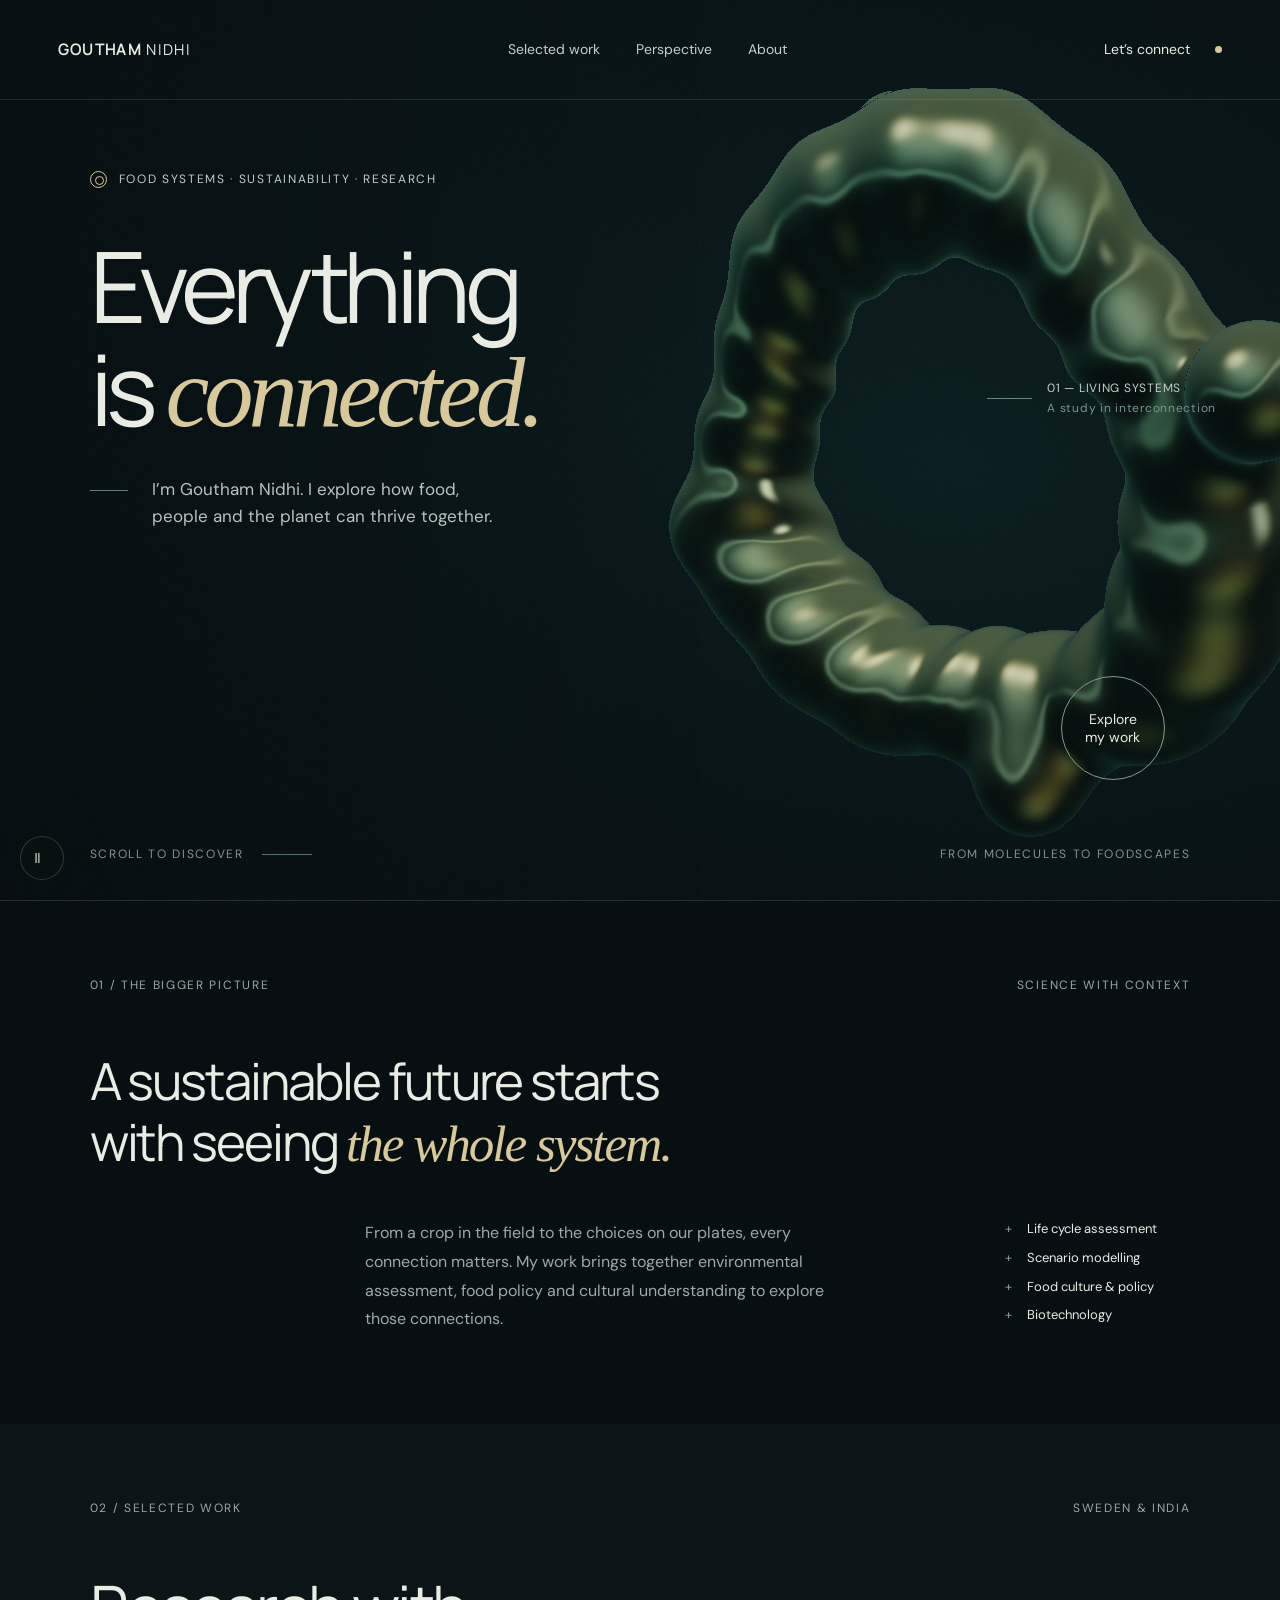
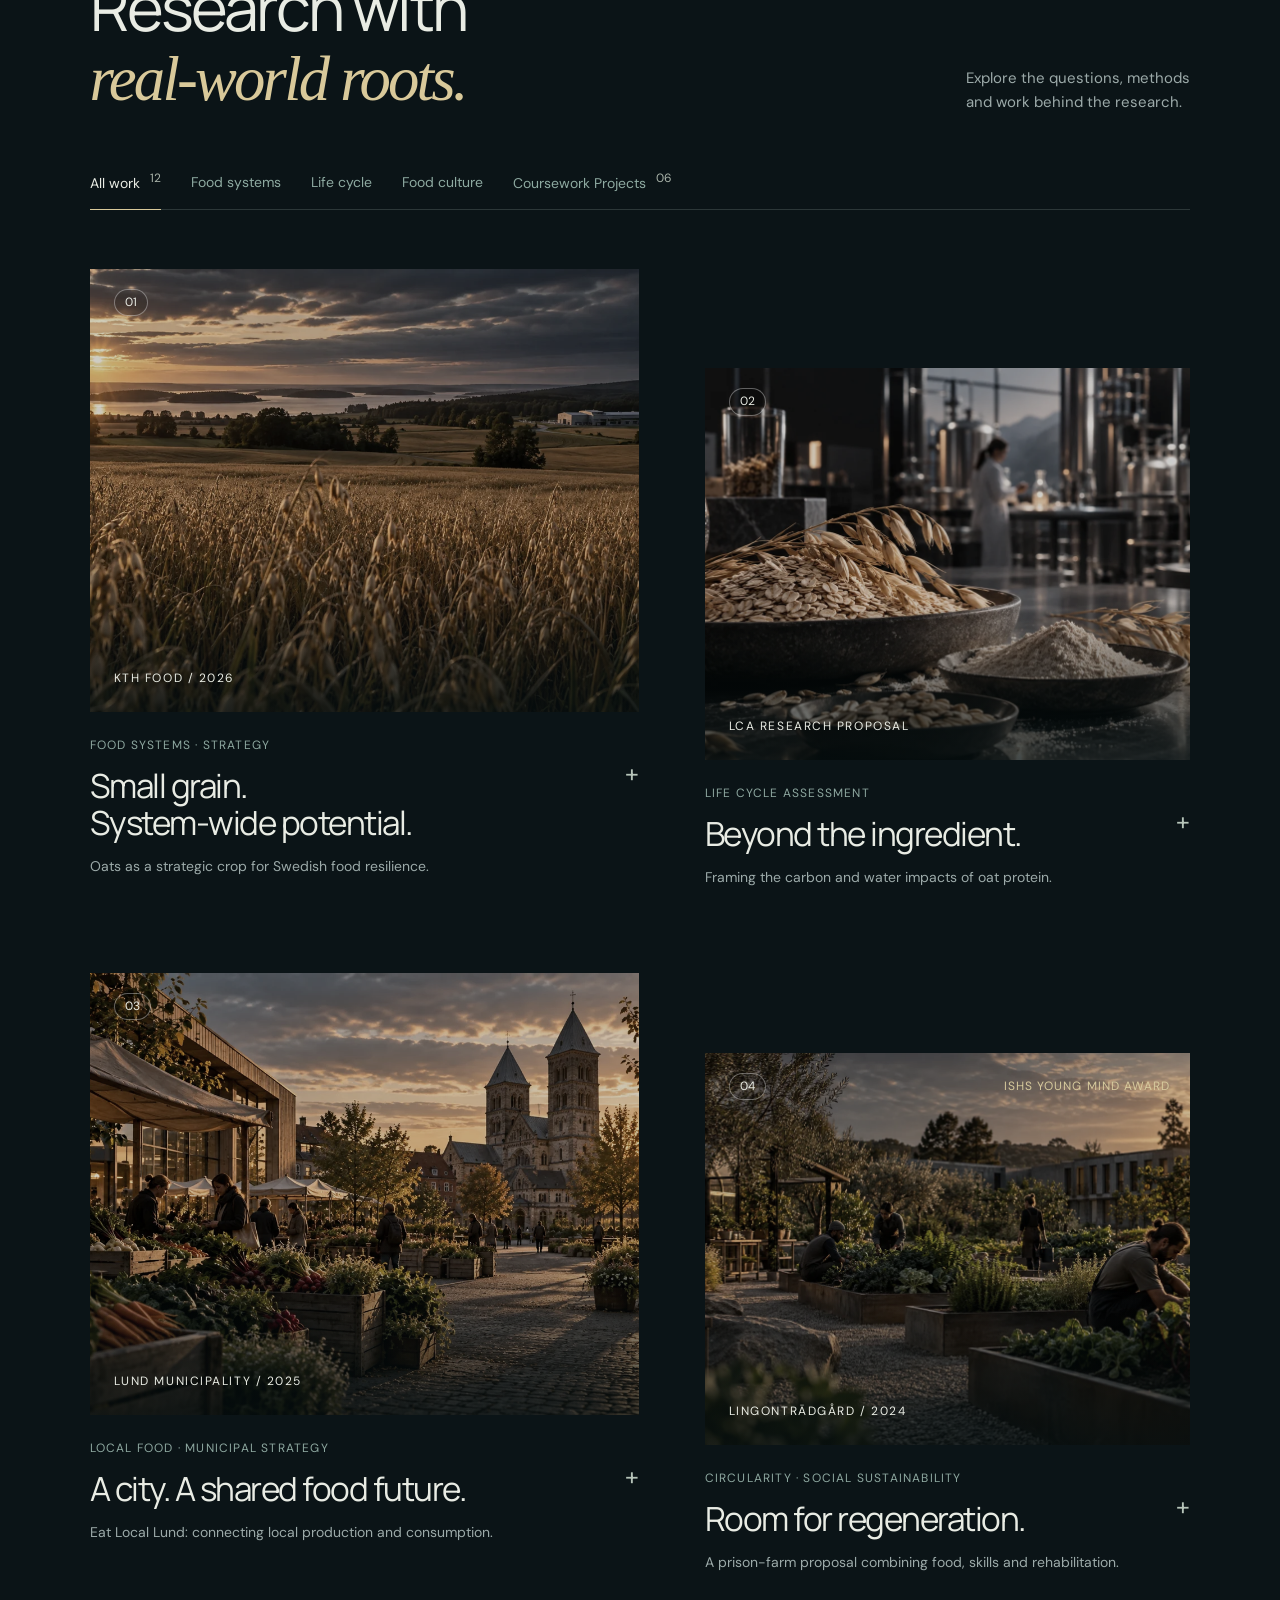
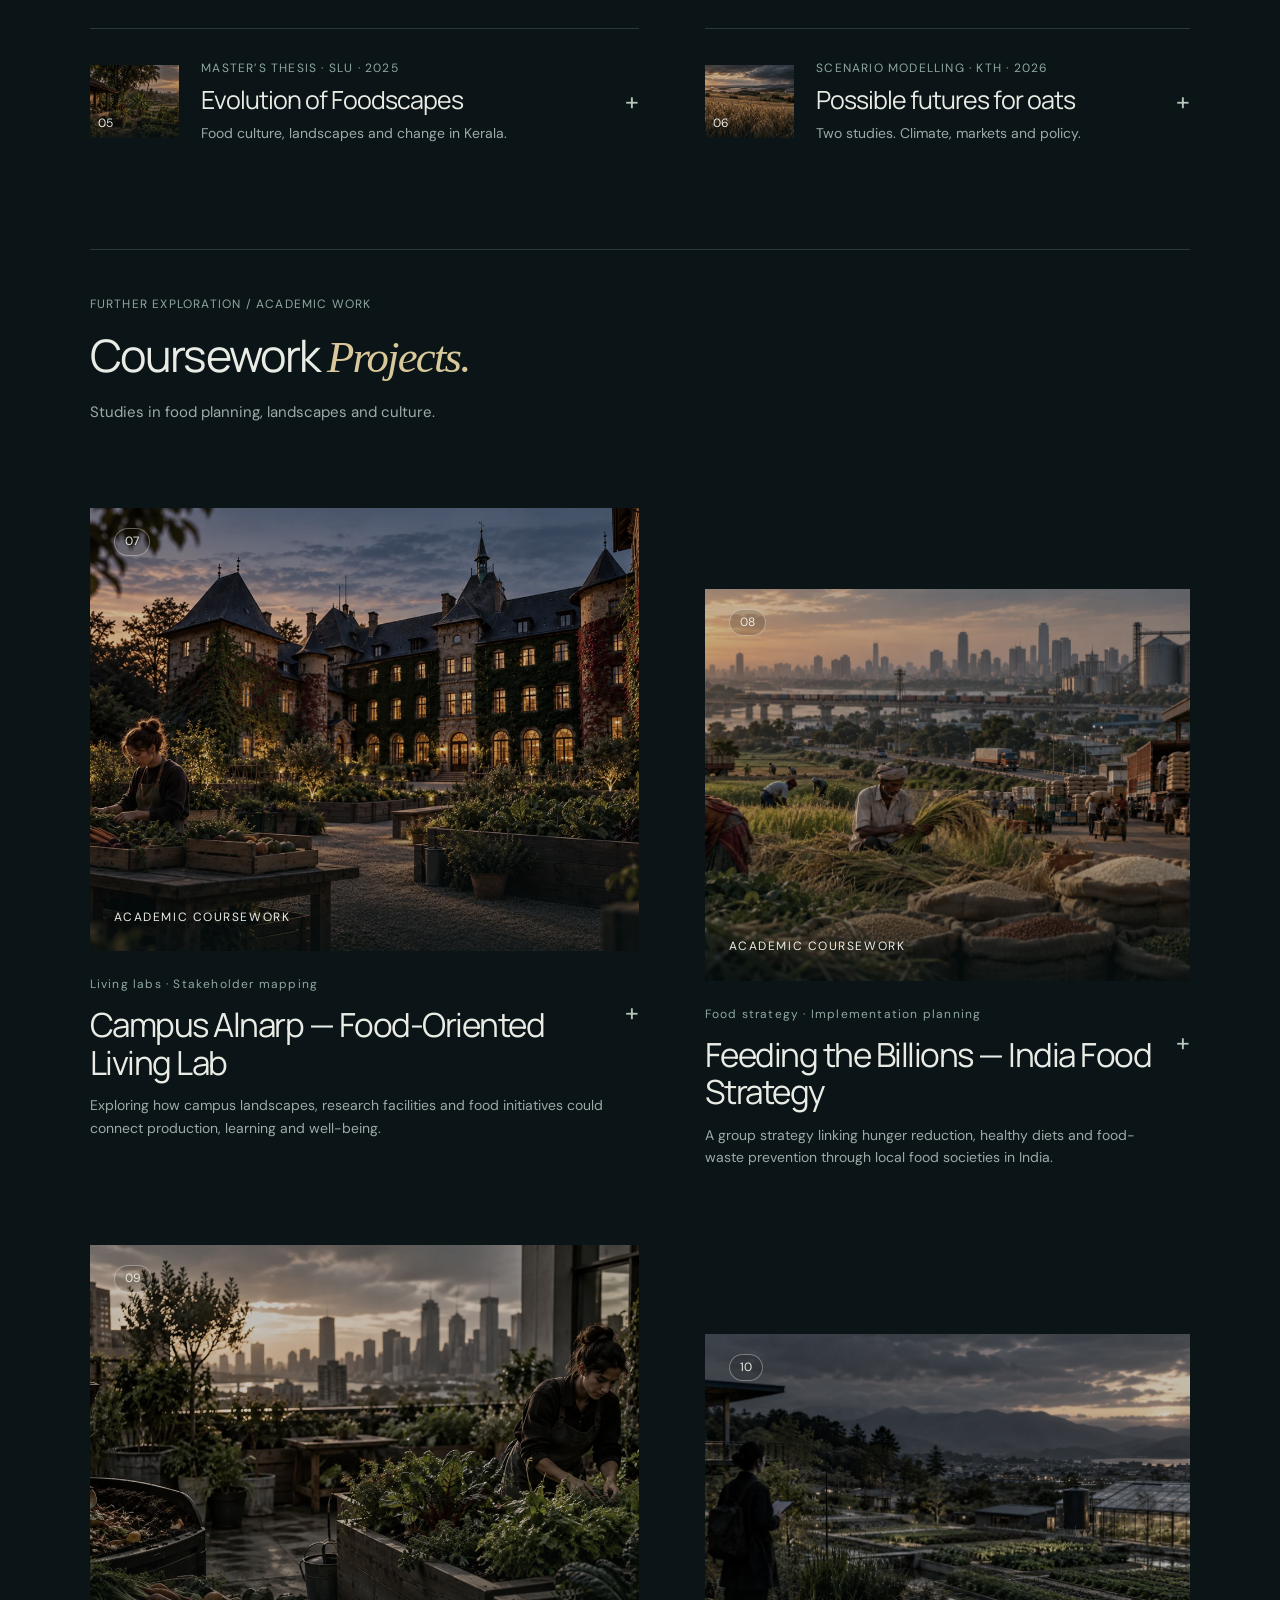
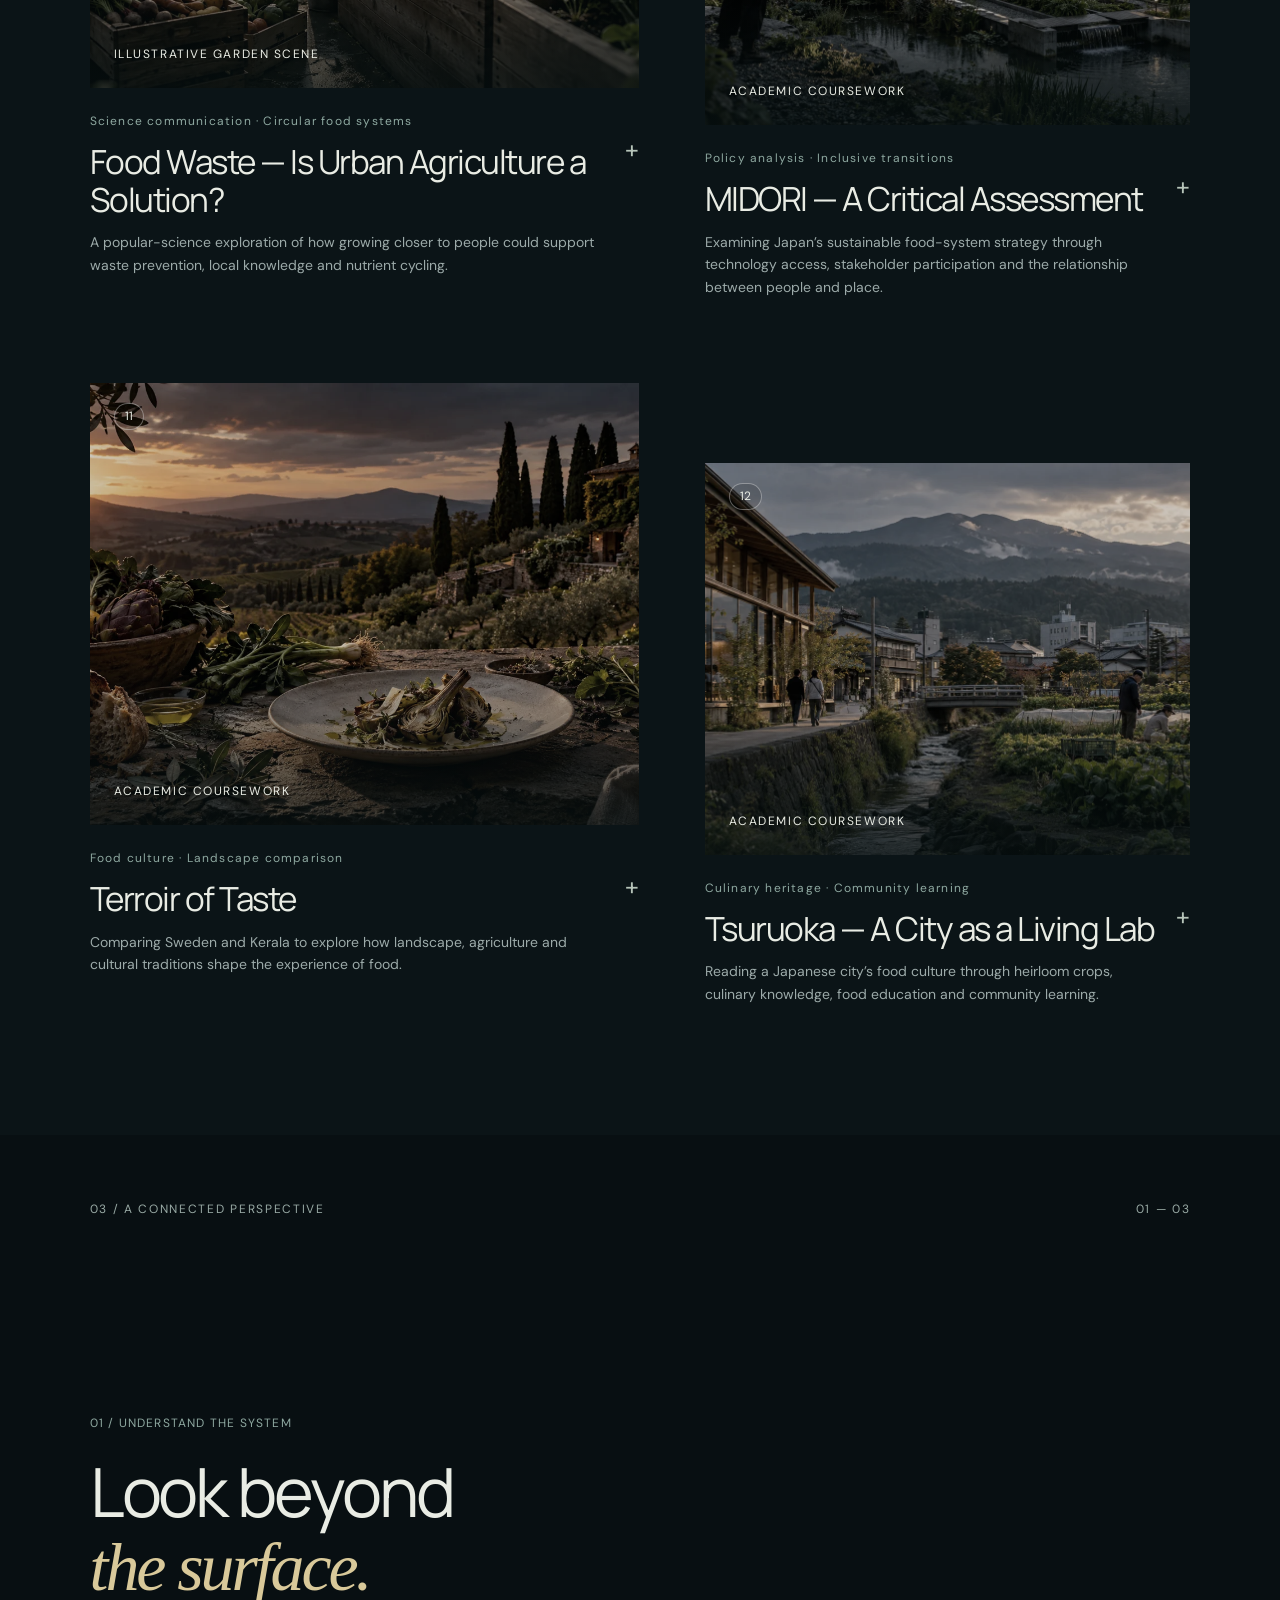
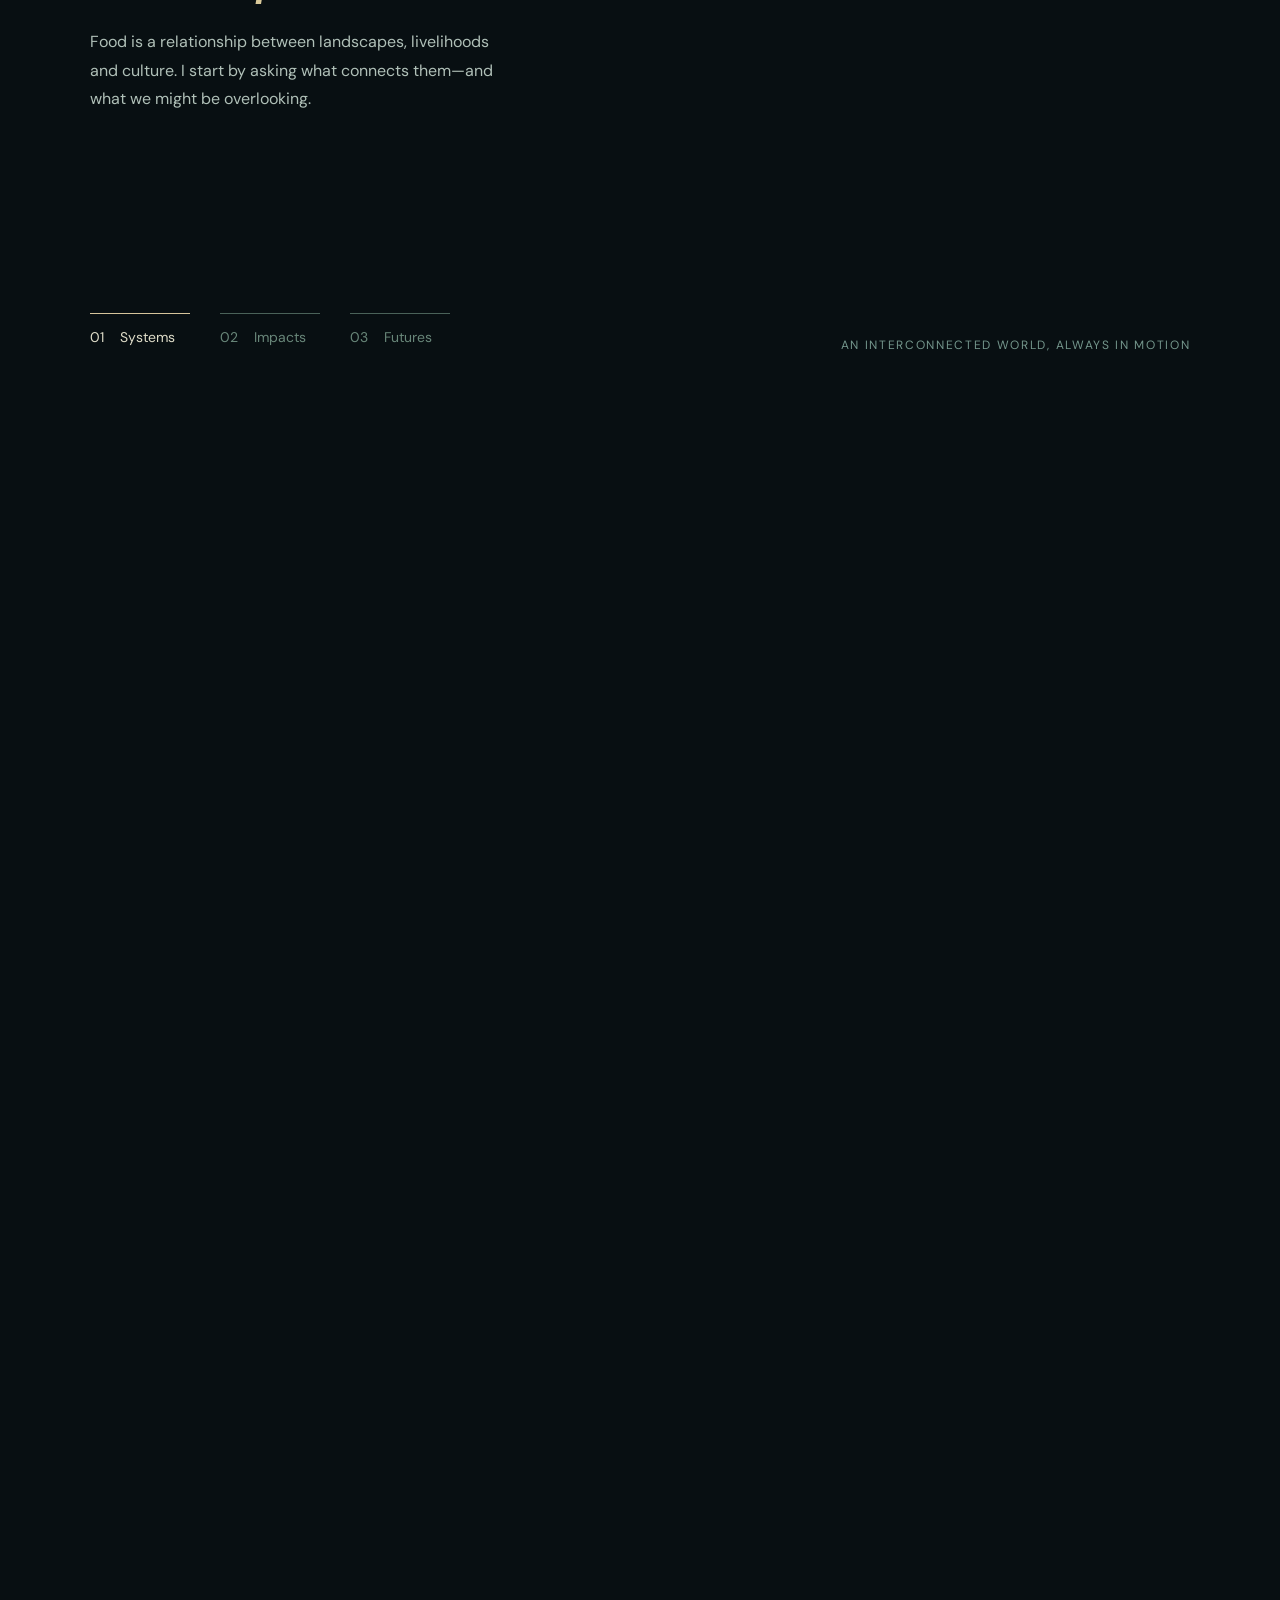
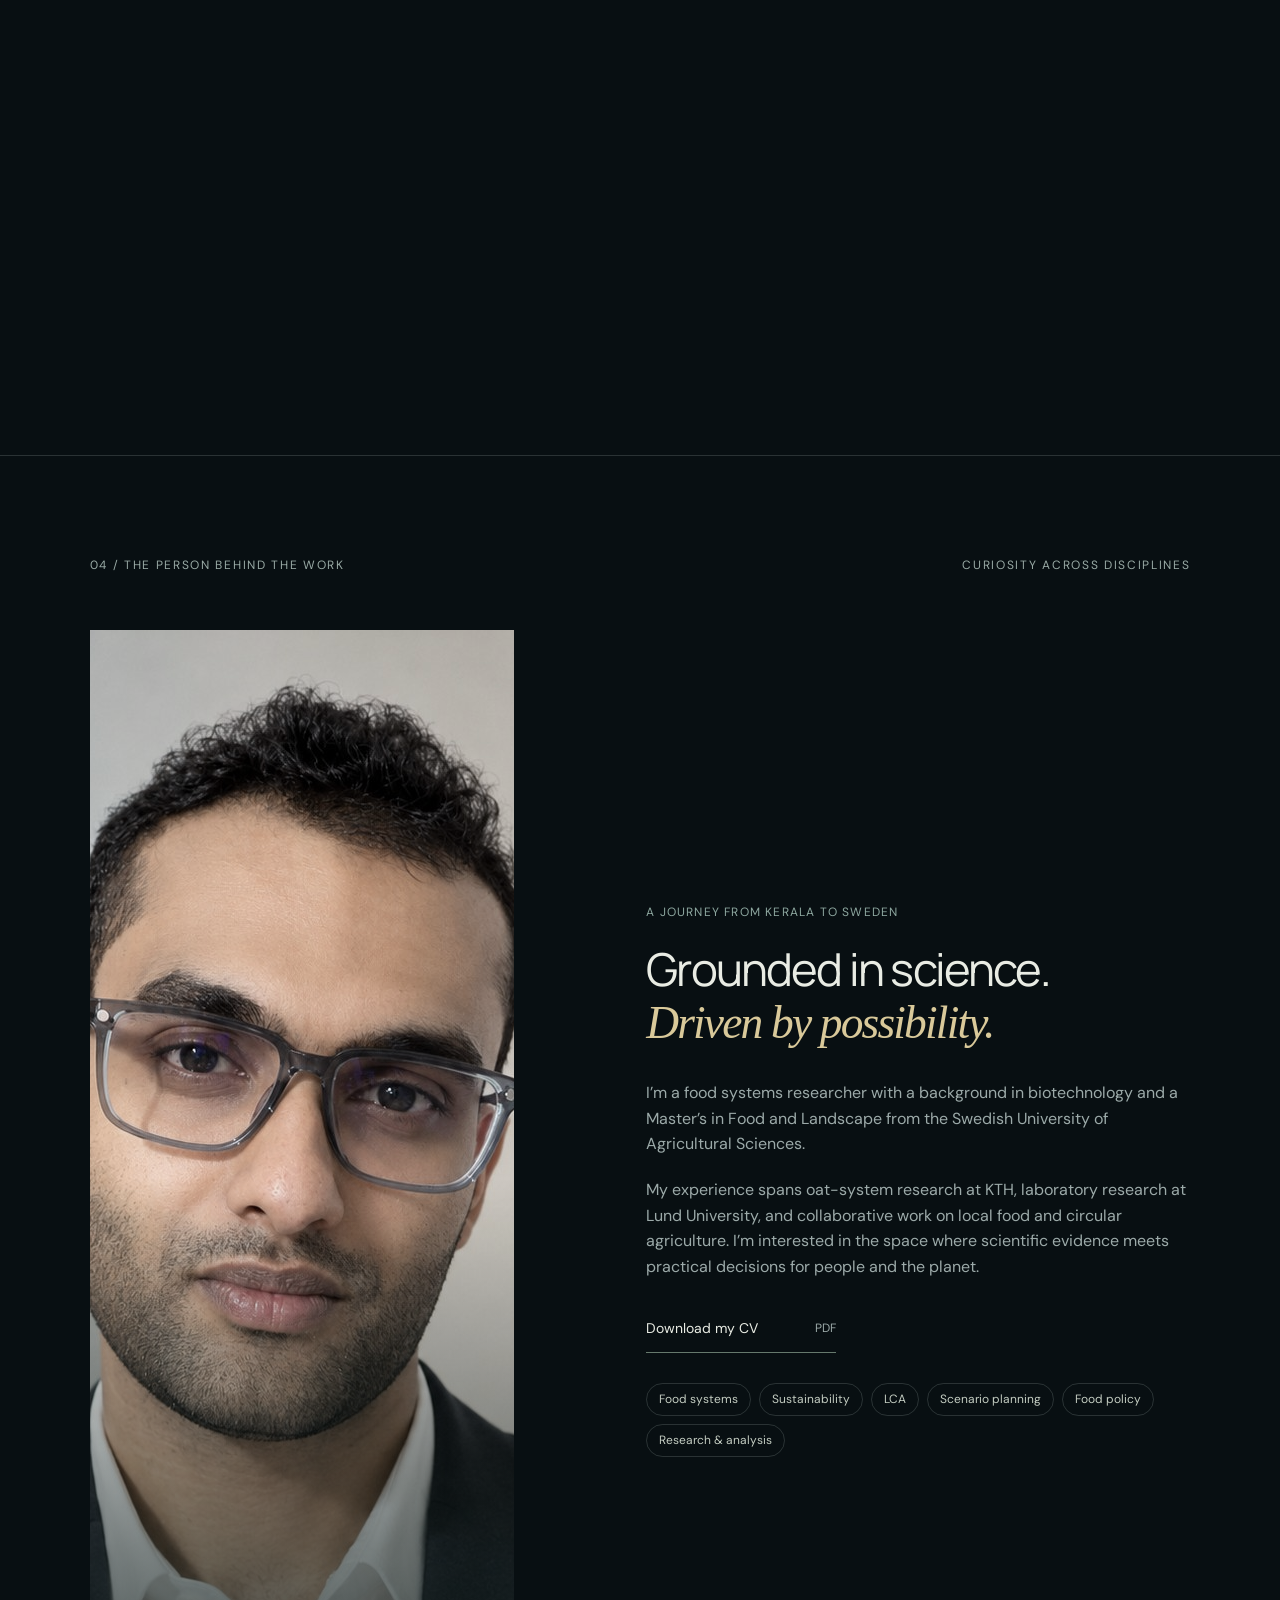
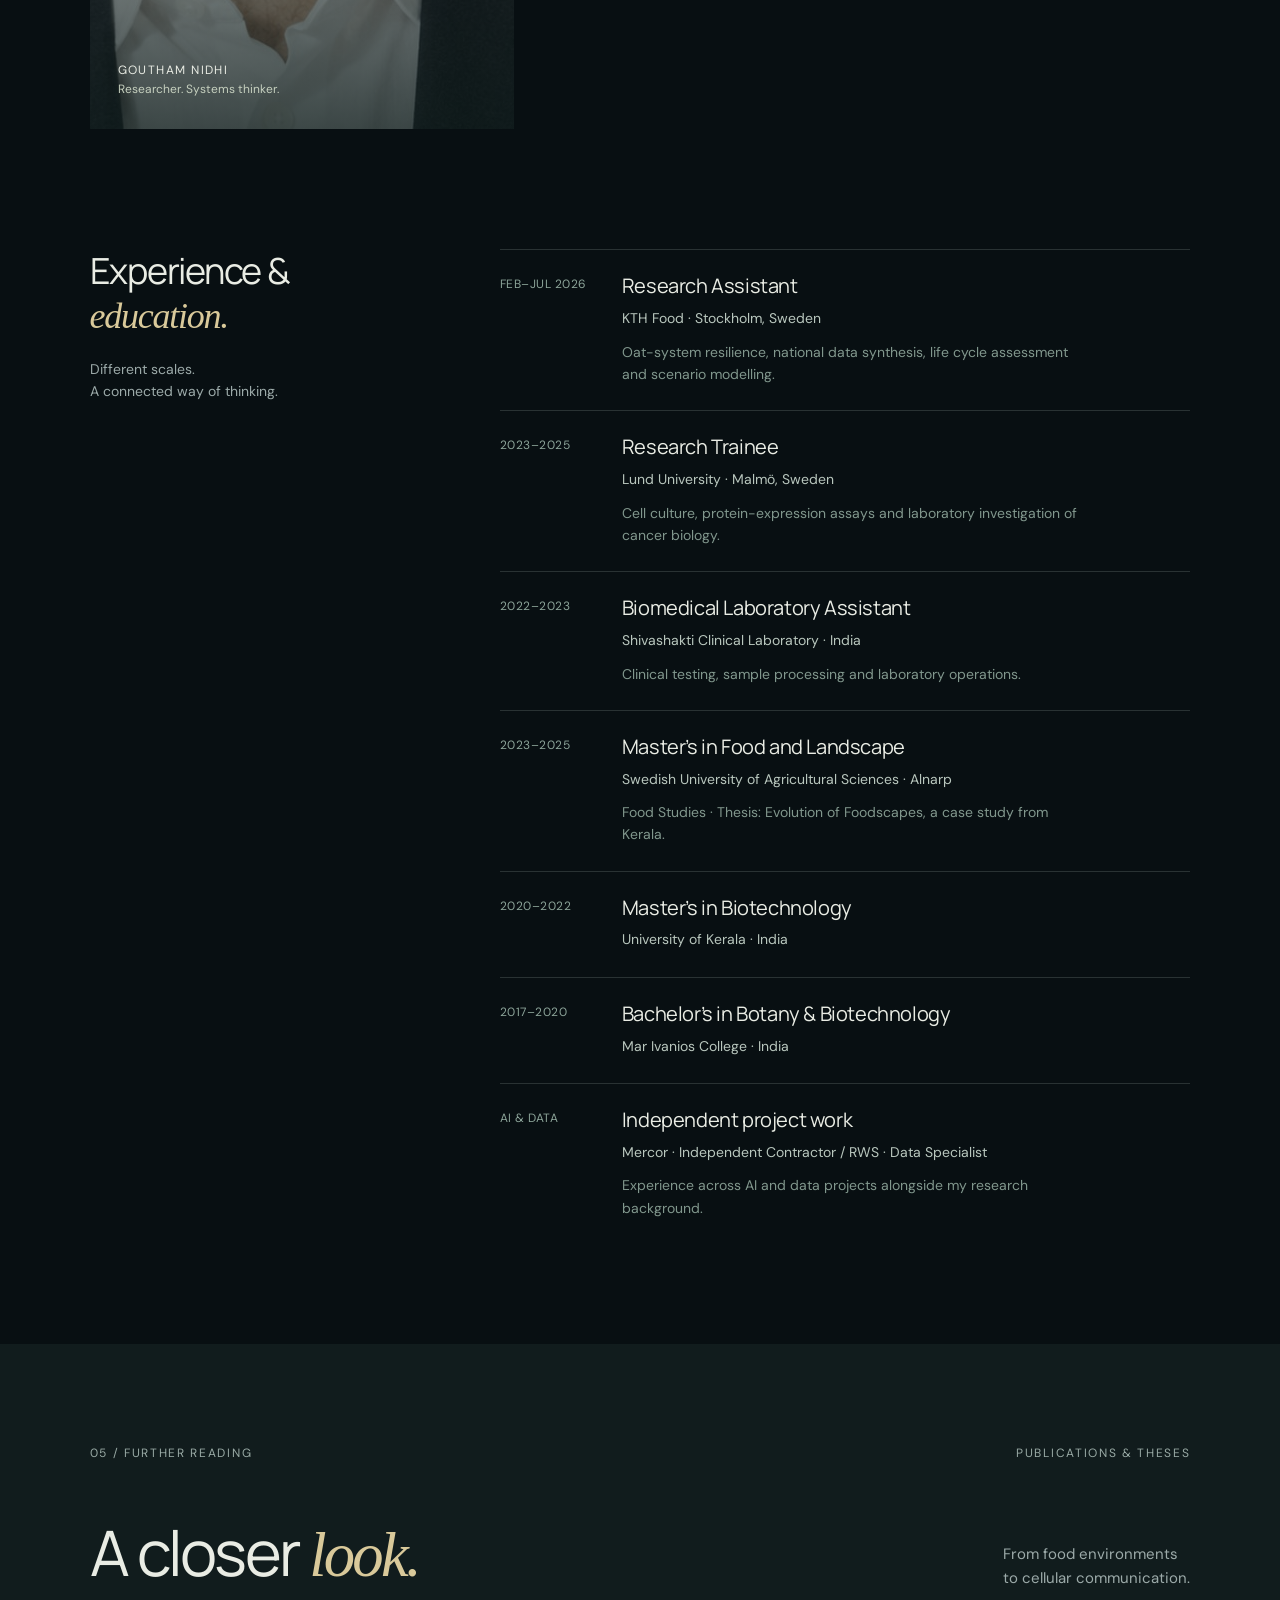
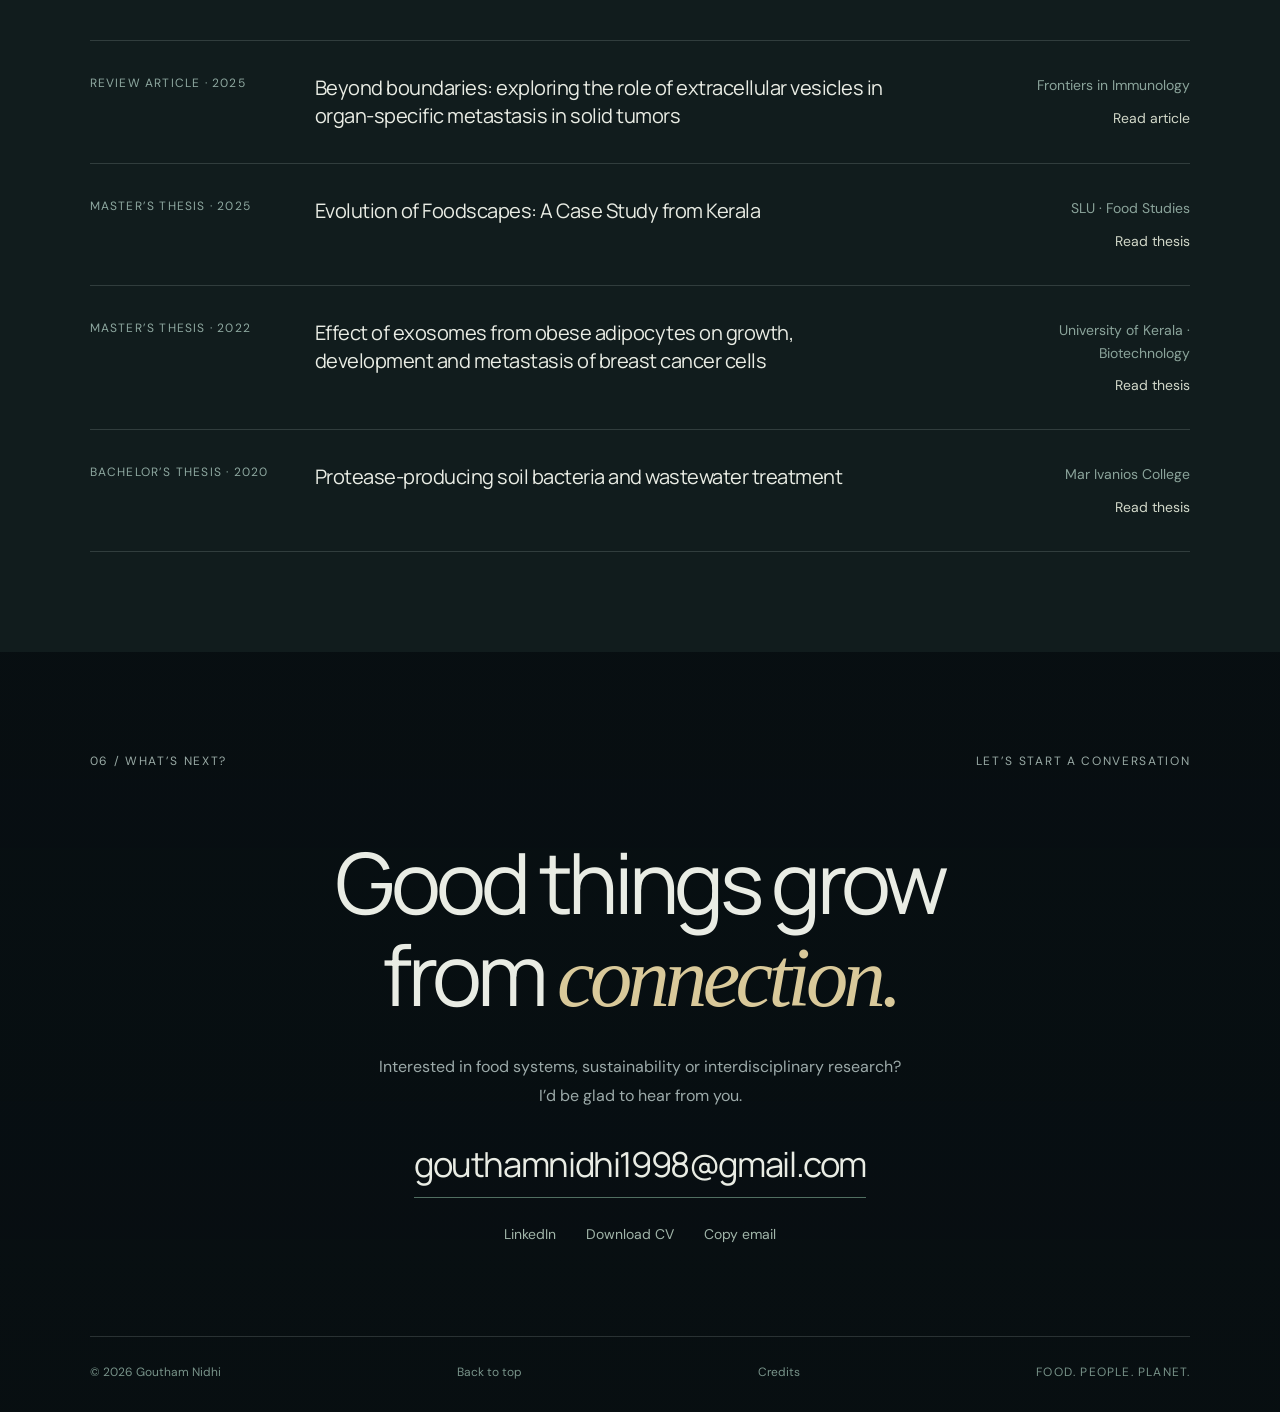
<file: index.html>
<!doctype html>
<html lang="en">
<head>
<meta charset="UTF-8"><meta name="viewport" content="width=device-width, initial-scale=1">
<title>Goutham Nidhi — Food Systems & Sustainability</title>
<meta name="description" content="Goutham Nidhi — food systems researcher connecting sustainability, life cycle assessment, scenario modelling and food culture. Explore research from Sweden to Kerala.">
<meta name="theme-color" content="#080f12">
<meta property="og:title" content="Goutham Nidhi — Food. People. Planet."><meta property="og:description" content="Research at the intersection of food systems, sustainability and life cycle thinking."><meta property="og:type" content="website">
<link rel="icon" type="image/svg+xml" href="data:image/svg+xml,%3Csvg xmlns='http://www.w3.org/2000/svg' viewBox='0 0 64 64'%3E%3Crect width='64' height='64' rx='32' fill='%23080f12'/%3E%3Cpath d='M43 22a16 16 0 1 0 3 21V32H33' fill='none' stroke='%23d9c99a' stroke-width='5'/%3E%3C/svg%3E">
<link rel="preload" href="./assets/manrope.ttf" as="font" type="font/ttf" crossorigin><link rel="stylesheet" href="./fonts.css"><link rel="stylesheet" href="./style.css">
<script src="./scene.js" defer></script><script src="./main.js" defer></script>
</head>
<body>
<a class="skip-link" href="#work">Skip to selected work</a>
<div id="scene-wrap" aria-hidden="true"><canvas id="living-scene"></canvas><div class="scene-vignette"></div></div>
<div class="progress-line" aria-hidden="true"></div>
<header class="site-header">
<a class="wordmark" href="#home" aria-label="Goutham Nidhi home">GOUTHAM <span>NIDHI</span></a>
<nav aria-label="Main navigation"><a href="#work">Selected work</a><a href="#perspective">Perspective</a><a href="#about">About</a></nav>
<a class="contact-nav" href="#contact">Let’s connect<span class="link-dot" aria-hidden="true"></span></a>
<button class="menu-toggle" aria-label="Open navigation" aria-expanded="false" aria-controls="mobile-nav"><span></span><span></span></button>
</header>
<nav id="mobile-nav" class="mobile-nav" aria-label="Mobile navigation" hidden><a href="#work">Selected work</a><a href="#perspective">Perspective</a><a href="#about">About</a><a href="#contact">Let’s connect</a></nav>
<main>
<section class="hero" id="home" aria-labelledby="hero-title">
<div class="hero-eyebrow"><span class="mini-orbit" aria-hidden="true"></span> FOOD SYSTEMS · SUSTAINABILITY · RESEARCH</div>
<h1 id="hero-title">Everything<br>is <em>connected.</em></h1>
<div class="hero-description"><span class="tiny-rule"></span><p>I’m Goutham Nidhi. I explore how food,<br class="desktop-break"> people and the planet can thrive together.</p></div>
<a class="round-link" href="#work"><span>Explore<br>my work</span><span class="round-ring" aria-hidden="true"></span></a>
<div class="object-label" aria-hidden="true"><span class="hairline"></span><p>01 — LIVING SYSTEMS<br><small>A study in interconnection</small></p></div>
<div class="hero-foot"><span>SCROLL TO DISCOVER</span><span class="scroll-track" aria-hidden="true"></span><span>FROM MOLECULES TO FOODSCAPES</span></div>
</section>
<section class="intro section-pad" aria-labelledby="intro-title">
<div class="section-kicker"><span>01 / THE BIGGER PICTURE</span><span>SCIENCE WITH CONTEXT</span></div>
<h2 id="intro-title" class="statement reveal">A sustainable future starts<br>with seeing <em>the whole system.</em></h2>
<div class="intro-bottom reveal"><p>From a crop in the field to the choices on our plates, every connection matters. My work brings together environmental assessment, food policy and cultural understanding to explore those connections.</p><div class="disciplines"><span>Life cycle assessment</span><span>Scenario modelling</span><span>Food culture & policy</span><span>Biotechnology</span></div></div>
</section>
<section class="work section-pad" id="work" aria-labelledby="work-title">
<div class="section-kicker"><span>02 / SELECTED WORK</span><span>SWEDEN & INDIA</span></div>
<div class="section-heading"><h2 id="work-title">Research with<br><em>real-world roots.</em></h2><p>Explore the questions, methods<br>and work behind the research.</p></div>
<div class="filters" role="group" aria-label="Filter projects"><button class="active" data-filter="all" aria-pressed="true">All work <sup>12</sup></button><button data-filter="systems" aria-pressed="false">Food systems</button><button data-filter="lca" aria-pressed="false">Life cycle</button><button data-filter="culture" aria-pressed="false">Food culture</button><button data-filter="coursework" aria-pressed="false">Coursework Projects <sup>06</sup></button></div>
<p class="sr-only" id="filter-status" role="status" aria-live="polite"></p>
<div class="project-grid">
<button class="project-card featured" data-project="oats" data-category="systems">
<div class="project-visual oats"><img src="./assets/project-oats.webp" alt="Illustration of an oat field in a rural landscape at sunset" loading="lazy" decoding="async" width="1400" height="788"><span class="project-num">01</span><span class="visual-caption">KTH FOOD / 2026</span><span class="card-open">Explore project</span></div>
<div class="project-info"><div><span class="category">FOOD SYSTEMS · STRATEGY</span><h3>Small grain.<br>System-wide potential.</h3><p>Oats as a strategic crop for Swedish food resilience.</p></div><span class="plus" aria-hidden="true">+</span></div>
</button>
<button class="project-card offset" data-project="lca" data-category="lca">
<div class="project-visual"><img src="./assets/project-lca.webp" alt="Illustration of oats and protein ingredients in a processing laboratory" loading="lazy" decoding="async" width="1400" height="788"><span class="project-num">02</span><span class="visual-caption">LCA RESEARCH PROPOSAL</span><span class="card-open">Explore project</span></div>
<div class="project-info"><div><span class="category">LIFE CYCLE ASSESSMENT</span><h3>Beyond the ingredient.</h3><p>Framing the carbon and water impacts of oat protein.</p></div><span class="plus" aria-hidden="true">+</span></div>
</button>
<button class="project-card" data-project="lund" data-category="systems">
<div class="project-visual fields"><img src="./assets/project-lund.webp" alt="Illustration of a produce market near Lund Cathedral" loading="lazy" decoding="async" width="1400" height="788"><span class="project-num">03</span><span class="visual-caption">LUND MUNICIPALITY / 2025</span><span class="card-open">Explore project</span></div>
<div class="project-info"><div><span class="category">LOCAL FOOD · MUNICIPAL STRATEGY</span><h3>A city. A shared food future.</h3><p>Eat Local Lund: connecting local production and consumption.</p></div><span class="plus" aria-hidden="true">+</span></div>
</button>
<button class="project-card offset" data-project="lingon" data-category="systems">
<div class="project-visual lingon-art"><img src="./assets/project-lingon.webp" alt="Illustration of people tending productive garden beds" loading="lazy" decoding="async" width="1400" height="788"><span class="project-num">04</span><span class="award-label">ISHS YOUNG MIND AWARD</span><span class="visual-caption">LINGONTRÄDGÅRD / 2024</span><span class="card-open">Explore project</span></div>
<div class="project-info"><div><span class="category">CIRCULARITY · SOCIAL SUSTAINABILITY</span><h3>Room for regeneration.</h3><p>A prison-farm proposal combining food, skills and rehabilitation.</p></div><span class="plus" aria-hidden="true">+</span></div>
</button>
<button class="project-card compact-card" data-project="foodscapes" data-category="culture"><div class="project-visual compact-thumbnail"><img src="./assets/project-foodscapes.webp" alt="Illustration of a Kerala homestead and cultivated landscape" loading="lazy" decoding="async" width="1400" height="788"><span class="compact-index">05</span></div><div><span class="category">MASTER’S THESIS · SLU · 2025</span><h3>Evolution of Foodscapes</h3><p>Food culture, landscapes and change in Kerala.</p></div><span class="plus" aria-hidden="true">+</span></button>
<button class="project-card compact-card" data-project="scenarios" data-category="systems"><div class="project-visual compact-thumbnail"><img src="./assets/project-scenarios.webp" alt="Illustration of an oat field beneath changing skies" loading="lazy" decoding="async" width="1400" height="788"><span class="compact-index">06</span></div><div><span class="category">SCENARIO MODELLING · KTH · 2026</span><h3>Possible futures for oats</h3><p>Two studies. Climate, markets and policy.</p></div><span class="plus" aria-hidden="true">+</span></button>
<div class="coursework-heading" id="coursework-heading"><span class="category">FURTHER EXPLORATION / ACADEMIC WORK</span><h3>Coursework <em>Projects.</em></h3><p>Studies in food planning, landscapes and culture.</p></div>
<button class="project-card coursework-card" data-project="alnarp" data-category="coursework" aria-label="Explore Campus Alnarp — Food-Oriented Living Lab">
<div class="project-visual coursework-art coursework-alnarp"><img src="./assets/project-alnarp.webp" alt="Illustration of Alnarp campus with experimental gardens" loading="lazy" decoding="async" width="1400" height="788"><span class="project-num">07</span><span class="visual-caption">ACADEMIC COURSEWORK</span><span class="card-open">Explore project</span></div>
<div class="project-info"><div><span class="category">Living labs · Stakeholder mapping</span><h3>Campus Alnarp — Food-Oriented Living Lab</h3><p>Exploring how campus landscapes, research facilities and food initiatives could connect production, learning and well-being.</p></div><span class="plus" aria-hidden="true">+</span></div>
</button>
<button class="project-card coursework-card offset" data-project="billions" data-category="coursework" aria-label="Explore Feeding the Billions — India Food Strategy">
<div class="project-visual coursework-art coursework-billions"><img src="./assets/project-billions.webp" alt="Illustration connecting Indian agriculture, food markets and city life" loading="lazy" decoding="async" width="1400" height="788"><span class="project-num">08</span><span class="visual-caption">ACADEMIC COURSEWORK</span><span class="card-open">Explore project</span></div>
<div class="project-info"><div><span class="category">Food strategy · Implementation planning</span><h3>Feeding the Billions — India Food Strategy</h3><p>A group strategy linking hunger reduction, healthy diets and food-waste prevention through local food societies in India.</p></div><span class="plus" aria-hidden="true">+</span></div>
</button>
<button class="project-card coursework-card" data-project="food-waste" data-category="coursework" aria-label="Explore Food Waste — Is Urban Agriculture a Solution?">
<div class="project-visual coursework-art coursework-food-waste"><img src="./assets/project-food-waste.webp" alt="Illustration of urban food growing and composting" loading="lazy" decoding="async" width="1400" height="788"><span class="project-num">09</span><span class="visual-caption">ILLUSTRATIVE GARDEN SCENE</span><span class="card-open">Explore project</span></div>
<div class="project-info"><div><span class="category">Science communication · Circular food systems</span><h3>Food Waste — Is Urban Agriculture a Solution?</h3><p>A popular-science exploration of how growing closer to people could support waste prevention, local knowledge and nutrient cycling.</p></div><span class="plus" aria-hidden="true">+</span></div>
</button>
<button class="project-card coursework-card offset" data-project="midori" data-category="coursework" aria-label="Explore MIDORI — A Critical Assessment">
<div class="project-visual coursework-art coursework-midori"><img src="./assets/project-midori.webp" alt="Illustration of Japanese agriculture and greenhouse production" loading="lazy" decoding="async" width="1400" height="788"><span class="project-num">10</span><span class="visual-caption">ACADEMIC COURSEWORK</span><span class="card-open">Explore project</span></div>
<div class="project-info"><div><span class="category">Policy analysis · Inclusive transitions</span><h3>MIDORI — A Critical Assessment</h3><p>Examining Japan’s sustainable food-system strategy through technology access, stakeholder participation and the relationship between people and place.</p></div><span class="plus" aria-hidden="true">+</span></div>
</button>
<button class="project-card coursework-card" data-project="terroir" data-category="coursework" aria-label="Explore Terroir of Taste">
<div class="project-visual coursework-art coursework-terroir"><img src="./assets/project-terroir.webp" alt="Illustration connecting a meal with the landscape around it" loading="lazy" decoding="async" width="1400" height="788"><span class="project-num">11</span><span class="visual-caption">ACADEMIC COURSEWORK</span><span class="card-open">Explore project</span></div>
<div class="project-info"><div><span class="category">Food culture · Landscape comparison</span><h3>Terroir of Taste</h3><p>Comparing Sweden and Kerala to explore how landscape, agriculture and cultural traditions shape the experience of food.</p></div><span class="plus" aria-hidden="true">+</span></div>
</button>
<button class="project-card coursework-card offset" data-project="tsuruoka" data-category="coursework" aria-label="Explore Tsuruoka — A City as a Living Lab">
<div class="project-visual coursework-art coursework-tsuruoka"><img src="./assets/project-tsuruoka.webp" alt="Illustration of a Japanese town, cultivated gardens and mountain landscape" loading="lazy" decoding="async" width="1400" height="788"><span class="project-num">12</span><span class="visual-caption">ACADEMIC COURSEWORK</span><span class="card-open">Explore project</span></div>
<div class="project-info"><div><span class="category">Culinary heritage · Community learning</span><h3>Tsuruoka — A City as a Living Lab</h3><p>Reading a Japanese city’s food culture through heirloom crops, culinary knowledge, food education and community learning.</p></div><span class="plus" aria-hidden="true">+</span></div>
</button>
</div>
</section>
<section id="perspective" class="perspective" aria-labelledby="perspective-title">
<div class="perspective-sticky"><div class="section-kicker"><span>03 / A CONNECTED PERSPECTIVE</span><span id="chapter-count" aria-hidden="true">01 — 03</span></div><h2 id="perspective-title" class="sr-only">My approach to food systems</h2><div class="perspective-copy"><div class="chapter active" data-chapter="0"><span class="category">01 / UNDERSTAND THE SYSTEM</span><h3>Look beyond<br><em>the surface.</em></h3><p>Food is a relationship between landscapes, livelihoods and culture. I start by asking what connects them—and what we might be overlooking.</p></div><div class="chapter" data-chapter="1"><span class="category">02 / FOLLOW THE IMPACT</span><h3>Every choice<br><em>has a footprint.</em></h3><p>Life cycle thinking follows environmental impacts from inputs to processing. It helps reveal trade-offs and makes comparisons more meaningful.</p></div><div class="chapter" data-chapter="2"><span class="category">03 / EXPLORE WHAT COMES NEXT</span><h3>Better questions.<br><em>Possible futures.</em></h3><p>Scenario modelling explores how climate, markets and policy could change a system—and where resilience can begin.</p></div></div><div class="chapter-nav" role="group" aria-label="Explore research perspective"><button class="active" aria-label="Understand the system" data-goto="0" aria-pressed="true">01 <span>Systems</span></button><button aria-label="Follow the impact" data-goto="1" aria-pressed="false">02 <span>Impacts</span></button><button aria-label="Explore possible futures" data-goto="2" aria-pressed="false">03 <span>Futures</span></button></div><span class="scene-note">AN INTERCONNECTED WORLD, ALWAYS IN MOTION</span></div>
</section>
<section class="about section-pad" id="about" aria-labelledby="about-title">
<div class="section-kicker"><span>04 / THE PERSON BEHIND THE WORK</span><span>CURIOSITY ACROSS DISCIPLINES</span></div>
<div class="about-grid"><div class="portrait-wrap reveal"><img src="./assets/goutham-nidhi.jpg" width="1086" height="1099" alt="Goutham Nidhi wearing glasses and a navy blazer" loading="lazy"><span class="portrait-caption">GOUTHAM NIDHI<br><small>Researcher. Systems thinker.</small></span></div><div class="about-copy reveal"><span class="category">A JOURNEY FROM KERALA TO SWEDEN</span><h2 id="about-title">Grounded in science.<br><em>Driven by possibility.</em></h2><p>I’m a food systems researcher with a background in biotechnology and a Master’s in Food and Landscape from the Swedish University of Agricultural Sciences.</p><p>My experience spans oat-system research at KTH, laboratory research at Lund University, and collaborative work on local food and circular agriculture. I’m interested in the space where scientific evidence meets practical decisions for people and the planet.</p><a href="./assets/Goutham-Nidhi-CV.pdf" class="text-link" download>Download my CV <span>PDF</span></a><div class="expertise-list"><span>Food systems</span><span>Sustainability</span><span>LCA</span><span>Scenario planning</span><span>Food policy</span><span>Research & analysis</span></div></div></div>
<div class="journey"><div class="journey-heading"><h3>Experience &<br><em>education.</em></h3><p>Different scales.<br>A connected way of thinking.</p></div><div class="journey-rows">
<article class="journey-row"><span class="year">FEB–JUL 2026</span><div><h4>Research Assistant</h4><span>KTH Food · Stockholm, Sweden</span><p>Oat-system resilience, national data synthesis, life cycle assessment and scenario modelling.</p></div><span class="row-type">RESEARCH</span></article>
<article class="journey-row"><span class="year">2023–2025</span><div><h4>Research Trainee</h4><span>Lund University · Malmö, Sweden</span><p>Cell culture, protein-expression assays and laboratory investigation of cancer biology.</p></div><span class="row-type">RESEARCH</span></article>
<article class="journey-row"><span class="year">2022–2023</span><div><h4>Biomedical Laboratory Assistant</h4><span>Shivashakti Clinical Laboratory · India</span><p>Clinical testing, sample processing and laboratory operations.</p></div><span class="row-type">EXPERIENCE</span></article>
<article class="journey-row"><span class="year">2023–2025</span><div><h4>Master’s in Food and Landscape</h4><span>Swedish University of Agricultural Sciences · Alnarp</span><p>Food Studies · Thesis: Evolution of Foodscapes, a case study from Kerala.</p></div><span class="row-type">EDUCATION</span></article>
<article class="journey-row"><span class="year">2020–2022</span><div><h4>Master’s in Biotechnology</h4><span>University of Kerala · India</span></div><span class="row-type">EDUCATION</span></article>
<article class="journey-row"><span class="year">2017–2020</span><div><h4>Bachelor’s in Botany & Biotechnology</h4><span>Mar Ivanios College · India</span></div><span class="row-type">EDUCATION</span></article>
<article class="journey-row"><span class="year">AI & DATA</span><div><h4>Independent project work</h4><span>Mercor · Independent Contractor / RWS · Data Specialist</span><p>Experience across AI and data projects alongside my research background.</p></div><span class="row-type">EXPERIENCE</span></article>
</div></div>
</section>
<section class="reading section-pad" aria-labelledby="reading-title"><div class="section-kicker"><span>05 / FURTHER READING</span><span>PUBLICATIONS & THESES</span></div><div class="section-heading"><h2 id="reading-title">A closer <em>look.</em></h2><p>From food environments<br>to cellular communication.</p></div><div class="reading-list">
<a href="https://doi.org/10.3389/fimmu.2025.1593834" target="_blank" rel="noopener noreferrer"><span class="category">REVIEW ARTICLE · 2025</span><h3>Beyond boundaries: exploring the role of extracellular vesicles in organ-specific metastasis in solid tumors</h3><span class="reading-source">Frontiers in Immunology <span>Read article</span></span></a>
<a href="https://drive.google.com/file/d/1RdFJ2WGF6FSZkdwODqrxM3HXlhTmHK36/view?usp=sharing" target="_blank" rel="noopener noreferrer"><span class="category">MASTER’S THESIS · 2025</span><h3>Evolution of Foodscapes: A Case Study from Kerala</h3><span class="reading-source">SLU · Food Studies <span>Read thesis</span></span></a>
<a href="https://drive.google.com/file/d/1cmnDNo8XQYRL7nc9Bs30GNQ09S8g6N2A/view?usp=sharing" target="_blank" rel="noopener noreferrer"><span class="category">MASTER’S THESIS · 2022</span><h3>Effect of exosomes from obese adipocytes on growth, development and metastasis of breast cancer cells</h3><span class="reading-source">University of Kerala · Biotechnology <span>Read thesis</span></span></a>
<a href="https://drive.google.com/file/d/18vbfbvC-OwhI4V2jRsZF2QuI42dyEB76/view?usp=sharing" target="_blank" rel="noopener noreferrer"><span class="category">BACHELOR’S THESIS · 2020</span><h3>Protease-producing soil bacteria and wastewater treatment</h3><span class="reading-source">Mar Ivanios College <span>Read thesis</span></span></a>
</div></section>
<section id="contact" class="contact section-pad" aria-labelledby="contact-title"><div class="section-kicker"><span>06 / WHAT’S NEXT?</span><span>LET’S START A CONVERSATION</span></div><h2 id="contact-title">Good things grow<br>from <em>connection.</em></h2><p>Interested in food systems, sustainability or interdisciplinary research?<br>I’d be glad to hear from you.</p><a class="email-link" href="mailto:gouthamnidhi1998@gmail.com">gouthamnidhi1998@gmail.com</a><div class="contact-links"><a href="https://www.linkedin.com/in/gouthamnidhi98/" target="_blank" rel="noopener noreferrer">LinkedIn</a><a href="./assets/Goutham-Nidhi-CV.pdf" download>Download CV</a><button id="copy-email">Copy email</button><span id="copy-status" role="status" aria-live="polite"></span></div><footer><span>© <span id="copyright-year">2026</span> Goutham Nidhi</span><a href="#home">Back to top</a><button id="credits-open">Credits</button><span>FOOD. PEOPLE. PLANET.</span></footer></section>
</main>
<button id="motion-toggle" class="motion-toggle" aria-pressed="false" aria-label="Pause visual motion"><span class="motion-icon" aria-hidden="true">Ⅱ</span><span class="motion-text">Pause motion</span></button>
<dialog id="project-dialog" aria-labelledby="dialog-title"><div class="dialog-top"><span id="dialog-kicker" class="category"></span><button class="dialog-close" aria-label="Close project">Close <span aria-hidden="true">×</span></button></div><div class="dialog-body"><h2 id="dialog-title"></h2><p id="dialog-summary" class="dialog-summary"></p><div class="dialog-details" id="dialog-details"></div><h3 class="resources-title">Explore the work</h3><div id="dialog-links" class="dialog-links"></div></div></dialog>
<dialog id="credits-dialog" aria-labelledby="credits-title"><div class="dialog-top"><span class="category">ACKNOWLEDGEMENTS</span><button class="dialog-close" aria-label="Close credits">Close <span aria-hidden="true">×</span></button></div><div class="dialog-body"><h2 id="credits-title">Made of connections.</h2><p>Project thumbnail illustrations were created and supplied by Goutham Nidhi. They illustrate the research themes and are not documentary photographs of implemented projects.</p><p>Original interactive artwork inspired by the creative coding community at <a href="https://tympanus.net/codrops/hub/" target="_blank" rel="noopener noreferrer">Codrops</a>, including <a href="https://tympanus.net/codrops/2024/07/15/how-to-create-a-liquid-raymarching-scene-using-three-js-shading-language/" target="_blank" rel="noopener noreferrer">Ben McCormick’s liquid raymarching tutorial</a>. The visual is an artistic interpretation, not a scientific model or fluid simulation.</p></div></dialog>
<noscript><div class="noscript-note">Project details use JavaScript. Your CV and thesis links remain available below.</div></noscript>
</body></html>
</file>
<file: fonts.css>
@font-face {
  font-family: 'DM Sans';
  font-style: normal;
  font-weight: 400;
  font-display: swap;
  src: url(./assets/dm-sans.ttf) format('truetype');
}
@font-face {
  font-family: 'Manrope';
  font-style: normal;
  font-weight: 400;
  font-display: swap;
  src: url(./assets/manrope.ttf) format('truetype');
}
</file>
<file: style.css>
:root{--bg:#080f12;--surface:#0b1417;--ink:#e9ece4;--muted:#9caaa9;--accent:#d9c99a;--line:rgba(205,225,218,.17);--sans:'DM Sans',Arial,sans-serif;--display:'Manrope',Arial,sans-serif}*{box-sizing:border-box}html{scroll-behavior:smooth;scroll-padding-top:100px}body{margin:0;background:var(--bg);color:var(--ink);font:16px/1.6 var(--sans);-webkit-font-smoothing:antialiased}::selection{background:#d9c99a;color:#081114}a{color:inherit;text-decoration:none}button{font:inherit;color:inherit;border:0;background:none;cursor:pointer}a,button{-webkit-tap-highlight-color:transparent}button:focus-visible,a:focus-visible{outline:2px solid var(--accent);outline-offset:7px}button:disabled{cursor:default}h1,h2,h3,h4,p{margin:0}h1,h2,h3,h4{font-family:var(--display);font-weight:400;line-height:1.08}em{font-family:Georgia,'Times New Roman',serif;font-weight:400;color:var(--accent)}img{display:block;width:100%;object-fit:cover}button[hidden],[hidden]{display:none!important}.sr-only{position:absolute;width:1px;height:1px;padding:0;margin:-1px;overflow:hidden;clip:rect(0,0,0,0);white-space:nowrap;border:0}.skip-link{position:fixed;top:-100px;left:20px;z-index:200;padding:12px;background:var(--accent);color:var(--bg)}.skip-link:focus{top:15px}#scene-wrap{position:fixed;inset:0;pointer-events:none;z-index:-1;background:radial-gradient(ellipse at 75% 40%,#10383a 0,#080f12 65%)}#living-scene{width:100%;height:100%;display:block;opacity:0;transition:opacity 1.5s}#living-scene.ready{opacity:1}.scene-vignette{position:absolute;inset:0;background:linear-gradient(90deg,rgba(8,15,18,.24),transparent 55%);pointer-events:none}.progress-line{position:fixed;height:2px;top:0;left:0;background:var(--accent);width:0;z-index:102}.site-header{height:100px;padding:0 4.5%;display:flex;align-items:center;justify-content:space-between;position:absolute;top:0;left:0;right:0;z-index:50;border-bottom:1px solid rgba(209,222,216,.13)}.wordmark{font-size:15px;font-family:var(--display);letter-spacing:.09em;font-weight:700}.wordmark span{font-weight:400}.wordmark i{font:10px var(--sans);vertical-align:top;margin-left:5px}.site-header nav{display:flex;gap:36px}.site-header nav a,.contact-nav{font-size:14px}.site-header nav a{position:relative;color:#c5cfcb}.site-header nav a:after{content:'';position:absolute;bottom:-7px;left:0;width:0;height:1px;background:var(--accent);transition:width .3s}.site-header nav a:hover:after{width:100%}.contact-nav{display:flex;align-items:center;gap:25px}.link-dot{width:7px;height:7px;background:var(--accent);border-radius:50%}.menu-toggle{display:none}.hero{min-height:850px;height:100svh;max-height:1250px;position:relative;padding:170px 7% 90px;overflow:hidden}.hero-eyebrow{font-size:12px;letter-spacing:.14em;display:flex;align-items:center;gap:12px;color:#c1cdca}.mini-orbit{width:17px;height:17px;border:1px solid #d9c99a;border-radius:50%;display:inline-block;position:relative}.mini-orbit:after{content:'';position:absolute;width:7px;height:7px;border:1px solid #d9c99a;border-radius:50%;top:4px;left:4px}.hero h1{font-size:clamp(70px,7.7vw,126px);letter-spacing:-.065em;line-height:1.04;margin:46px 0 32px;position:relative;z-index:2}.hero h1 em{letter-spacing:-.05em}.hero-description{display:flex;gap:24px;align-items:flex-start;font-size:17px;line-height:1.6;color:#b9c4c1;max-width:460px}.tiny-rule{height:1px;width:38px;margin-top:14px;background:#657b77;flex:none}.round-link{position:absolute;right:9%;bottom:120px;width:104px;height:104px;display:grid;place-items:center;text-align:center;font-size:14px;line-height:1.3;z-index:3;transition:color .3s,transform .4s}.round-ring{position:absolute;inset:0;border:1px solid #869a92;border-radius:50%;transition:transform .4s,background .4s;z-index:-1}.round-link:hover{color:var(--bg);transform:scale(1.04)}.round-link:hover .round-ring{background:var(--accent);border-color:var(--accent)}.object-label{position:absolute;right:5%;top:42%;display:flex;align-items:center;gap:15px;font-size:11px;letter-spacing:.06em;line-height:1.7;color:#c1d2ca}.object-label small{color:#79948d;font-size:11px}.hairline{width:45px;height:1px;background:#69877d}.hero-foot{display:flex;align-items:center;position:absolute;bottom:36px;left:7%;right:7%;font-size:11px;letter-spacing:.14em;color:#819791}.hero-foot span:last-child{margin-left:auto}.scroll-track{width:50px;height:1px;background:#57726c;margin-left:18px}.section-pad{padding:100px 7%}.section-kicker{display:flex;justify-content:space-between;font-size:11px;letter-spacing:.14em;color:#99aaa5;margin-bottom:55px;gap:20px}.intro{background:var(--bg);border-top:1px solid var(--line);padding-top:75px;padding-bottom:90px}.statement{font-size:clamp(34px,4vw,66px);letter-spacing:-.04em;line-height:1.18;max-width:1100px}.intro-bottom{display:flex;justify-content:space-between;gap:60px;margin:45px 0 0 25%;align-items:start}.intro-bottom p{max-width:495px;color:var(--muted);line-height:1.8}.disciplines{display:flex;flex-direction:column;gap:8px;font-size:13px;min-width:185px}.disciplines span:before{content:'+';display:inline-block;width:22px;color:#8b9d8e}.work{background:var(--surface);padding-top:75px;padding-bottom:130px}.section-heading{display:flex;justify-content:space-between;align-items:end;gap:40px}.section-heading h2{font-size:clamp(40px,4.9vw,78px);letter-spacing:-.045em;line-height:1.1}.section-heading p{color:var(--muted);font-size:15px;max-width:300px}.filters{display:flex;gap:30px;margin:55px 0 48px;flex-wrap:wrap;border-bottom:1px solid var(--line)}.filters button{padding:0 0 15px;font-size:14px;color:#8eaaa1;border-bottom:1px solid transparent;margin-bottom:-1px}.filters button.active{color:var(--ink);border-color:var(--accent)}.filters sup{color:#a9b3a9;margin-left:6px;font-size:10px}.project-grid{display:grid;grid-template-columns:1.13fr 1fr;gap:55px 6%}.project-card{padding:0;text-align:left;min-width:0;display:block}.project-card.offset{padding-top:110px}.project-visual{aspect-ratio:1.24;overflow:hidden;position:relative;background:#122d2b}.project-visual img{height:100%;transition:transform 1.1s cubic-bezier(.2,.7,.3,1),filter .7s;filter:saturate(.7) brightness(.82)}.project-card:hover img{transform:scale(1.045);filter:saturate(.9) brightness(.95)}.project-num{position:absolute;left:24px;top:20px;font-size:12px;border:1px solid rgba(255,255,255,.35);padding:3px 10px;border-radius:30px;background:rgba(0,0,0,.13);z-index:2}.visual-caption{position:absolute;bottom:24px;left:24px;letter-spacing:.13em;font-size:10px;z-index:2}.project-visual:after{content:'';position:absolute;inset:0;background:linear-gradient(transparent 60%,#071112b3);pointer-events:none}.card-open{position:absolute;bottom:23px;right:23px;border-bottom:1px solid #d9c99a;padding-bottom:2px;font-size:12px;z-index:3;opacity:0;transform:translateY(10px);transition:.3s}.project-card:hover .card-open,.project-card:focus-visible .card-open{opacity:1;transform:none}.project-info{display:flex;justify-content:space-between;padding-top:24px;gap:20px}.category{display:block;font-size:11px;letter-spacing:.1em;color:#8ea8a0;line-height:1.5}.project-info h3{font-size:clamp(25px,2.6vw,42px);letter-spacing:-.045em;line-height:1.13;margin:13px 0}.project-info p,.compact-card p{font-size:14px;color:var(--muted);line-height:1.6}.plus{font-size:25px;font-weight:400;margin-top:25px;color:#b6c4b9;line-height:1;transition:transform .3s}.project-card:hover .plus{transform:rotate(90deg)}.lca-art{background:#c5c4ac;color:#223d3a}.lca-art .project-num{border-color:#334c454f}.lca-art:after{background:none}.lca-typography{position:absolute;top:19%;left:13%;right:8%;transform:rotate(-7deg);font-size:14px;line-height:1.4;letter-spacing:-.03em}.lca-typography strong{display:block;font:400 clamp(42px,5vw,74px)/.95 var(--display);letter-spacing:-.05em;margin-top:8px}.lca-typography em{color:#375b50}.lca-formula{display:block;font-size:11px;letter-spacing:.2em;margin-top:30px}.lca-art .card-open{border-color:#344c43}.lingon-art{background:#2b3730}.lingon-type{font:400 clamp(40px,4.5vw,72px)/1.04 var(--display);letter-spacing:-.065em;position:absolute;left:12%;top:18%;color:#b2bfa0}.lingon-type span{display:block}.lingon-type span:nth-child(2){margin-left:30px}.lingon-type span:nth-child(3){margin-left:65px}.lingon-type em{color:#d6ca9d}.award-label{position:absolute;top:24px;right:20px;font-size:9px;letter-spacing:.09em;color:#d6ca9d}.compact-card{display:flex;align-items:center;gap:22px;border-top:1px solid var(--line);padding:30px 0}.compact-card h3{font-size:25px;letter-spacing:-.04em;margin:9px 0}.compact-index{color:#738c83;font-size:13px}.compact-card .plus{margin:0 0 0 auto;flex:none}.perspective{height:280svh;position:relative}.perspective-sticky{height:100svh;min-height:660px;position:sticky;top:0;padding:65px 7%;overflow:hidden}.perspective .section-kicker{margin-bottom:0}.perspective-copy{position:absolute;left:7%;top:31%;width:43%;max-width:590px}.chapter{display:none}.chapter.active{display:block;animation:chapter-in .65s both}.chapter h3{font-size:clamp(44px,5.3vw,80px);letter-spacing:-.045em;line-height:1.08;margin:23px 0}.chapter p{max-width:405px;color:#b0c0b8;font-size:16px;line-height:1.8}.chapter-nav{position:absolute;left:7%;bottom:75px;display:flex;gap:30px}.chapter-nav button{padding:12px 0;border-top:1px solid #4a6259;color:#688679;font-size:13px;min-width:100px;text-align:left;transition:color .3s}.chapter-nav button span{margin-left:12px}.chapter-nav button.active{color:#dfddc9;border-color:#d6c49b}.scene-note{position:absolute;right:7%;bottom:80px;font-size:10px;letter-spacing:.14em;color:#74968c}.about{background:var(--bg);border-top:1px solid var(--line)}.about-grid{display:grid;grid-template-columns:.78fr 1fr;gap:12%;align-items:center}.portrait-wrap{position:relative;max-width:480px;overflow:hidden}.portrait-wrap img{aspect-ratio:.82;object-position:center top;filter:saturate(.6);transition:filter .6s}.portrait-wrap:hover img{filter:saturate(.95)}.portrait-wrap:after{content:'';position:absolute;inset:0;background:linear-gradient(transparent 50%,#091716c7)}.portrait-caption{position:absolute;bottom:30px;left:28px;z-index:1;font-size:12px;letter-spacing:.12em}.portrait-caption small{font-size:12px;letter-spacing:0;color:#c5cfbe}.about-copy h2{font-size:clamp(32px,3.55vw,54px);letter-spacing:-.04em;margin:22px 0 30px;line-height:1.16}.about-copy p{color:var(--muted);font-size:16px;margin-bottom:20px;max-width:560px}.text-link{display:flex;align-items:center;justify-content:space-between;max-width:190px;border-bottom:1px solid #66796d;padding:12px 0;font-size:14px;margin:26px 0}.text-link span{font-size:10px;color:var(--muted)}.expertise-list{display:flex;flex-wrap:wrap;gap:8px;margin-top:30px}.expertise-list span{border:1px solid var(--line);border-radius:30px;padding:6px 12px;font-size:12px;color:#c3ccc1}.journey{display:grid;grid-template-columns:.7fr 1.5fr;gap:8%;margin-top:120px}.journey-heading h3{font-size:36px;letter-spacing:-.035em;line-height:1.2}.journey-heading p{font-size:14px;color:var(--muted);margin-top:20px}.journey-row{display:grid;grid-template-columns:100px 1fr;gap:22px;padding:25px 0;border-top:1px solid var(--line);position:relative}.year{font-size:11px;color:#8ca499;letter-spacing:.04em}.journey-row h4{font-size:20px;letter-spacing:-.02em;margin:0 0 8px}.journey-row div>span{font-size:13px;color:#b9c7be}.journey-row p{font-size:13px;line-height:1.6;color:#81978d;max-width:470px;margin:10px 0 0}.row-type{display:none}.reading{background:#111c1d}.reading-list{margin-top:50px;border-top:1px solid var(--line)}.reading-list>a{display:grid;grid-template-columns:190px 1fr 190px;gap:35px;align-items:start;padding:33px 0;border-bottom:1px solid var(--line);transition:color .3s}.reading-list h3{font-size:20px;line-height:1.4;letter-spacing:-.025em;max-width:580px}.reading-list a:hover{color:var(--accent)}.reading-source{font-size:12px;color:#8ba49b;text-align:right}.reading-source span{display:block;color:#d2d8c9;margin-top:10px}.contact{background:linear-gradient(180deg,rgba(8,15,18,.97),rgba(8,15,18,.84));text-align:center;padding-bottom:0;position:relative;overflow:hidden}.contact .section-kicker{text-align:left}.contact h2{font-size:clamp(46px,6.6vw,106px);line-height:1.08;letter-spacing:-.055em;margin:65px 0 30px}.contact>p{color:var(--muted);line-height:1.8;font-size:16px}.email-link{font:400 clamp(18px,2.7vw,40px) var(--display);letter-spacing:-.04em;display:inline-block;padding:30px 0 10px;border-bottom:1px solid #516f61;transition:color .3s}.email-link:hover{color:var(--accent)}.contact-links{display:flex;gap:30px;align-items:center;justify-content:center;margin:25px 0 90px;font-size:13px;color:#a1b5a9;flex-wrap:wrap}.contact-links button{font-size:13px;padding:0}#copy-status:empty{display:none}#copy-status{color:var(--accent)}footer{padding:26px 0 30px;border-top:1px solid var(--line);display:flex;justify-content:space-between;gap:20px;font-size:11px;color:#789389}footer button{font-size:11px;padding:0}footer>span:last-child{letter-spacing:.1em}.motion-toggle{position:fixed;z-index:40;bottom:20px;left:20px;border:1px solid #79968652;background:#091412a8;backdrop-filter:blur(12px);border-radius:50px;font-size:10px;display:flex;gap:9px;align-items:center;padding:9px 13px;color:#b6c4b9}.motion-icon{font-size:14px;line-height:1}.motion-text{display:none}.motion-toggle:hover .motion-text,.motion-toggle:focus-visible .motion-text{display:inline}.reveal{opacity:1;transform:none}.js-reveals .reveal{opacity:0;transform:translateY(24px);transition:opacity .8s,transform 1s}.js-reveals .reveal.visible{opacity:1;transform:none}dialog{background:#101e20;color:var(--ink);border:1px solid #436056;max-width:min(820px,calc(100vw - 32px));width:820px;max-height:88svh;padding:0;box-shadow:0 30px 150px #000b}dialog::backdrop{background:#020a0be3;backdrop-filter:blur(15px)}.dialog-top{display:flex;align-items:center;justify-content:space-between;padding:20px 30px;border-bottom:1px solid var(--line);gap:25px;position:sticky;top:0;background:#101e20;z-index:1}.dialog-close{display:flex;gap:18px;align-items:center;font-size:13px;white-space:nowrap}.dialog-close span{font-size:25px}.dialog-body{padding:38px 50px 50px}.dialog-body h2{font-size:42px;letter-spacing:-.04em;line-height:1.12;max-width:640px}.dialog-summary{font-size:19px!important;color:#c5d1c5!important;margin:25px 0!important}.dialog-body p{font-size:15px;color:#99afa4;line-height:1.8;margin:20px 0}.dialog-details{display:grid;grid-template-columns:1fr 1fr;gap:28px;margin:30px 0}.dialog-details h3,.resources-title{font-size:13px;text-transform:uppercase;letter-spacing:.1em;color:var(--accent);line-height:1.5}.dialog-details p{font-size:14px;margin-top:10px}.resources-title{margin-bottom:20px}.dialog-links{display:flex;flex-direction:column}.dialog-links a{padding:17px 0;border-top:1px solid var(--line);font-size:15px;display:flex;justify-content:space-between;gap:20px}.dialog-links a span{font-size:11px;color:#829e90}.dialog-links a:hover{color:var(--accent)}#credits-dialog a{text-decoration:underline;text-underline-offset:3px}body.dialog-open{overflow:hidden}.noscript-note{padding:15px;background:#cabb93;color:#102019;position:fixed;bottom:0;z-index:99}.webgl-fallback #scene-wrap{background:radial-gradient(ellipse at 70% 40%,#1c5149 0,#0b2427 25%,#080f12 65%)}@keyframes chapter-in{from{opacity:0;transform:translateY(15px)}to{opacity:1;transform:none}}@media(min-width:1600px){.hero{padding-top:200px}.hero h1{margin-top:65px}.hero-description{font-size:19px}.section-pad{padding-left:max(7%,calc((100% - 1450px)/2));padding-right:max(7%,calc((100% - 1450px)/2))}}@media(max-width:1050px){.hero{min-height:760px;padding-top:155px}.hero h1{font-size:8.6vw}.object-label{display:none}.section-pad{padding:75px 6%}.intro-bottom{margin-left:10%;gap:35px}.section-heading p{max-width:225px}.project-grid{gap:40px 5%}.project-card.offset{padding-top:70px}.about-grid{gap:7%}.journey{gap:5%;grid-template-columns:.6fr 1.4fr}.reading-list>a{grid-template-columns:140px 1fr;gap:20px}.reading-source{grid-column:2;text-align:left}.reading-source span{display:inline;margin-left:20px}.scene-note{display:none}.perspective-copy{width:47%}.chapter h3{font-size:5.6vw}.dialog-body{padding:32px}}@media(max-width:700px){.site-header{height:78px;padding:0 6%}.wordmark{font-size:12px}.site-header nav,.contact-nav{display:none}.menu-toggle{display:flex;width:40px;height:40px;flex-direction:column;justify-content:center;gap:7px;padding:8px}.menu-toggle span{display:block;width:24px;height:1px;background:#d2d9c8}.mobile-nav{position:absolute;z-index:49;left:0;right:0;top:78px;background:#0b191bf5;padding:25px 8%;display:flex;flex-direction:column;gap:22px;border-bottom:1px solid var(--line);font-size:20px}.hero{height:100svh;min-height:760px;max-height:980px;padding:130px 6% 100px}.hero-eyebrow{font-size:9px;letter-spacing:.1em;gap:8px}.hero h1{font-size:clamp(56px,12vw,84px);letter-spacing:-.06em;margin-top:34px;margin-bottom:22px;line-height:1.02}.hero-description{font-size:14px;max-width:315px;gap:13px}.tiny-rule{width:22px}.round-link{width:82px;height:82px;right:8%;bottom:85px;font-size:12px}.hero-foot{bottom:29px;left:6%;right:6%;font-size:9px}.hero-foot span:last-child{max-width:125px;text-align:right;line-height:1.6}.hero-foot .scroll-track{width:20px;margin-left:12px}.section-pad{padding:60px 6%}.section-kicker{font-size:9px;letter-spacing:.1em;margin-bottom:35px}.section-kicker span:last-child{max-width:120px;text-align:right}.statement{font-size:35px}.statement br{display:none}.intro-bottom{margin:28px 0 0;flex-direction:column;gap:25px}.intro-bottom p{font-size:15px}.disciplines{flex-direction:row;flex-wrap:wrap;font-size:11px;gap:10px 20px}.section-heading{align-items:start;flex-direction:column;gap:20px}.section-heading h2{font-size:45px}.section-heading p{font-size:14px}.filters{gap:20px;margin:30px 0}.filters button{font-size:12px}.project-grid{grid-template-columns:1fr;gap:35px}.project-card.offset{padding-top:0}.project-visual{aspect-ratio:1.15}.project-info h3{font-size:29px}.project-info p{font-size:13px}.category{font-size:10px}.project-info{padding-top:20px}.lca-typography{top:17%;left:14%}.lca-typography strong{font-size:69px}.lingon-type{font-size:65px;top:18%}.compact-card{gap:16px;padding:25px 0}.compact-card h3{font-size:23px}.compact-card p{font-size:13px}.perspective{height:260svh}.perspective-sticky{padding:35px 6%;min-height:740px}.perspective-copy{top:16%;left:6%;width:88%;max-width:470px}.chapter h3{font-size:46px;margin:18px 0}.chapter p{font-size:14px;line-height:1.7;max-width:350px}.chapter-nav{left:6%;right:6%;bottom:40px;justify-content:space-between;gap:15px}.chapter-nav button{min-width:0;flex:1;font-size:11px}.chapter-nav button span{margin-left:7px}.about-grid{grid-template-columns:1fr;gap:35px}.portrait-wrap{width:85%;max-width:380px}.portrait-wrap img{aspect-ratio:.94}.about-copy h2{font-size:36px}.about-copy p{font-size:15px}.journey{grid-template-columns:1fr;gap:30px;margin-top:65px}.journey-heading{display:flex;align-items:start;justify-content:space-between;gap:25px}.journey-heading h3{font-size:30px}.journey-heading p{font-size:12px;margin:0}.journey-row{grid-template-columns:75px 1fr;gap:16px;padding:23px 0}.year{font-size:10px}.journey-row h4{font-size:18px}.journey-row p,.journey-row div>span{font-size:12px}.reading-list{margin-top:35px}.reading-list>a{grid-template-columns:1fr;gap:12px;padding:26px 0}.reading-list h3{font-size:19px}.reading-source{grid-column:auto;font-size:11px}.contact{padding-bottom:0}.contact h2{font-size:46px;margin:50px 0 25px}.contact>p{font-size:14px}.contact>p br{display:none}.email-link{font-size:22px;letter-spacing:-.04em}.contact-links{gap:24px;margin-bottom:60px;font-size:12px}.contact-links button{font-size:12px}footer{flex-wrap:wrap;font-size:10px;padding-bottom:55px}footer>span:last-child{width:100%;text-align:left}.dialog-body{padding:25px}.dialog-body h2{font-size:32px}.dialog-details{grid-template-columns:1fr;gap:5px}.dialog-summary{font-size:17px!important}.dialog-top{padding:15px 20px}.dialog-links a{font-size:14px}.motion-toggle{left:12px;bottom:12px}.portrait-caption{font-size:11px}.perspective .section-kicker span:last-child{white-space:nowrap}}@media(prefers-reduced-motion:reduce){html{scroll-behavior:auto}*,*:before,*:after{animation:none!important;transition:none!important}.reveal,.js-reveals .reveal{opacity:1;transform:none}}body.motion-paused *,body.motion-paused *:before,body.motion-paused *:after{animation:none!important;transition:none!important}body.motion-paused{scroll-behavior:auto}body.motion-paused .reveal{opacity:1;transform:none}

/* Legible metadata and touch targets across viewports. */
.hero-eyebrow,.section-kicker,.category,.visual-caption,.project-num,.award-label,.hero-foot,.object-label,.object-label small,.scene-note,.year,.row-type,.portrait-caption,.portrait-caption small,.lca-formula,footer,footer button,.motion-toggle,.filters sup,.text-link span{font-size:12px}
.filters button,.chapter-nav button,.contact-links,.contact-links button,.project-info p,.compact-card p,.journey-row p,.journey-row div>span,.reading-source,.card-open,.dialog-links a span,.dialog-close{font-size:14px}
.menu-toggle,.motion-toggle{min-width:44px;min-height:44px}
@media(max-width:700px){.hero-eyebrow{max-width:310px;line-height:1.6}.section-kicker{font-size:12px;letter-spacing:.05em}.section-kicker span:last-child{max-width:145px}.hero-foot span:last-child{max-width:155px}.hero-foot .scroll-track{display:none}.filters{gap:16px}.filters button{font-size:14px}.award-label{top:65px;left:24px;font-size:11px}.journey-row{grid-template-columns:80px 1fr}.year{font-size:12px}.reading-source{font-size:13px}.hero-description{font-size:16px}.chapter-nav button{font-size:13px}.motion-toggle{font-size:12px}.project-visual .visual-caption{font-size:11px}.hero-foot{font-size:10px}}

@media(max-width:700px){.award-label,.project-visual .visual-caption,.hero-foot{font-size:12px}.project-visual .visual-caption{max-width:62%;line-height:1.6}.card-open{right:18px;font-size:12px}.hero-foot{align-items:flex-end}.round-link{bottom:105px}.hero-eyebrow{font-size:12px}.category{font-size:12px}.expertise-list span{font-size:13px}}

/* Coursework extends the existing project cards and responsive grid. */
.coursework-heading{grid-column:1/-1;border-top:1px solid var(--line);padding-top:45px;margin-top:20px}
.coursework-heading h3{font-size:clamp(30px,3.5vw,54px);letter-spacing:-.04em;line-height:1.15;margin:16px 0}
.coursework-heading p{color:var(--muted);font-size:15px}
.coursework-art{background:#233a34;color:var(--ink)}
.coursework-type{position:absolute;left:12%;right:8%;top:23%;font:400 clamp(28px,3.5vw,56px)/1.1 var(--display);letter-spacing:-.05em}
.coursework-type em{color:var(--accent)}
.coursework-billions,.coursework-terroir{background:#303c35}
.coursework-midori{background:#163b3b}
.coursework-tsuruoka{background:#30362e}
@media(max-width:700px){.coursework-heading{padding-top:30px;margin-top:5px}.coursework-type{font-size:clamp(28px,8vw,50px)}}

/* Thumbnails stay inside the existing compact project rows. */
.compact-card .compact-thumbnail{width:clamp(64px,7vw,100px);flex:none;aspect-ratio:1.24}
.compact-thumbnail .compact-index{position:absolute;left:8px;bottom:5px;color:var(--ink);z-index:2;font-size:12px}
.compact-card .compact-thumbnail+div{min-width:0}
</file>
